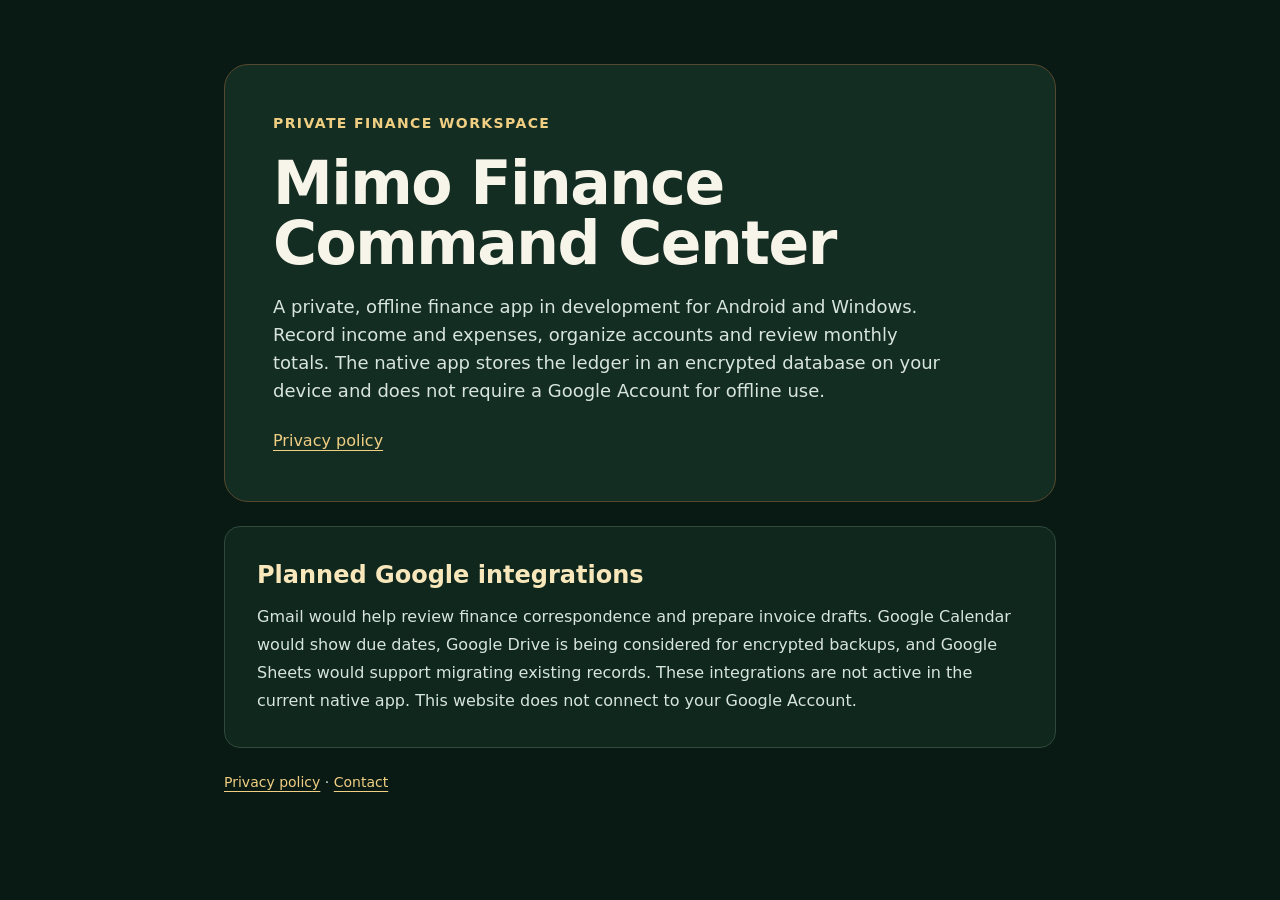
<file: index.html>
<!doctype html>
<html lang="en">
<head>
<meta charset="utf-8">
<meta name="viewport" content="width=device-width, initial-scale=1">
<title>Mimo Finance Command Center</title>
<meta name="description" content="A private, offline finance app in development for Android and Windows. Record income and expenses, organize accounts and review monthly totals.">
<link rel="canonical" href="https://mimodxb.github.io/mimo-finance-public/">
<meta property="og:type" content="website">
<meta property="og:title" content="Mimo Finance Command Center">
<meta property="og:description" content="A private, offline finance app in development for Android and Windows. Record income and expenses, organize accounts and review monthly totals.">
<meta property="og:url" content="https://mimodxb.github.io/mimo-finance-public/">
<link rel="stylesheet" href="./site.css">
</head>
<body>
<main class="min-h-screen bg-[#091a14] text-[#f7f4e9]">
<div class="mx-auto max-w-4xl space-y-6 px-4 py-10 sm:px-8 sm:py-16">
<header class="rounded-3xl border border-[#55492d] bg-[#142d23] p-6 sm:p-12">
<p class="mb-5 text-sm font-semibold tracking-widest text-[#f0ce82] uppercase">Private finance workspace</p>
<h1 class="max-w-2xl text-4xl font-semibold tracking-tight sm:text-6xl">Mimo Finance Command Center</h1>
<p class="mt-5 max-w-2xl text-lg leading-7 text-[#d7e5dc]">A private, offline finance app in development for Android and Windows. Record income and expenses, organize accounts and review monthly totals. The native app stores the ledger in an encrypted database on your device and does not require a Google Account for offline use.</p>
<p class="mt-6"><a class="rounded-md text-[#f0ce82] underline underline-offset-4 hover:text-white focus-visible:outline focus-visible:outline-2 focus-visible:outline-offset-4" href="https://mimodxb.github.io/mimo-finance-public/privacy-policy/">Privacy policy</a></p>
</header>
<section class="rounded-2xl border border-[#2f493c] bg-[#10271e] p-6 sm:p-8" aria-labelledby="google-features">
<h2 class="mb-3 text-2xl font-semibold text-[#f7e7ba]" id="google-features">Planned Google integrations</h2>
<p class="leading-7 text-[#d7e5dc]">Gmail would help review finance correspondence and prepare invoice drafts. Google Calendar would show due dates, Google Drive is being considered for encrypted backups, and Google Sheets would support migrating existing records. These integrations are not active in the current native app. This website does not connect to your Google Account.</p>
</section>
<footer class="text-sm text-[#d7e5dc]"><a class="rounded-md text-[#f0ce82] underline underline-offset-4 hover:text-white focus-visible:outline focus-visible:outline-2 focus-visible:outline-offset-4" href="https://mimodxb.github.io/mimo-finance-public/privacy-policy/">Privacy policy</a> <span aria-hidden="true">·</span> <a class="rounded-md text-[#f0ce82] underline underline-offset-4 hover:text-white focus-visible:outline focus-visible:outline-2 focus-visible:outline-offset-4" href="mailto:contact@movsummirzazada.com">Contact</a></footer>
</div>
</main>
</body>
</html>
</file>
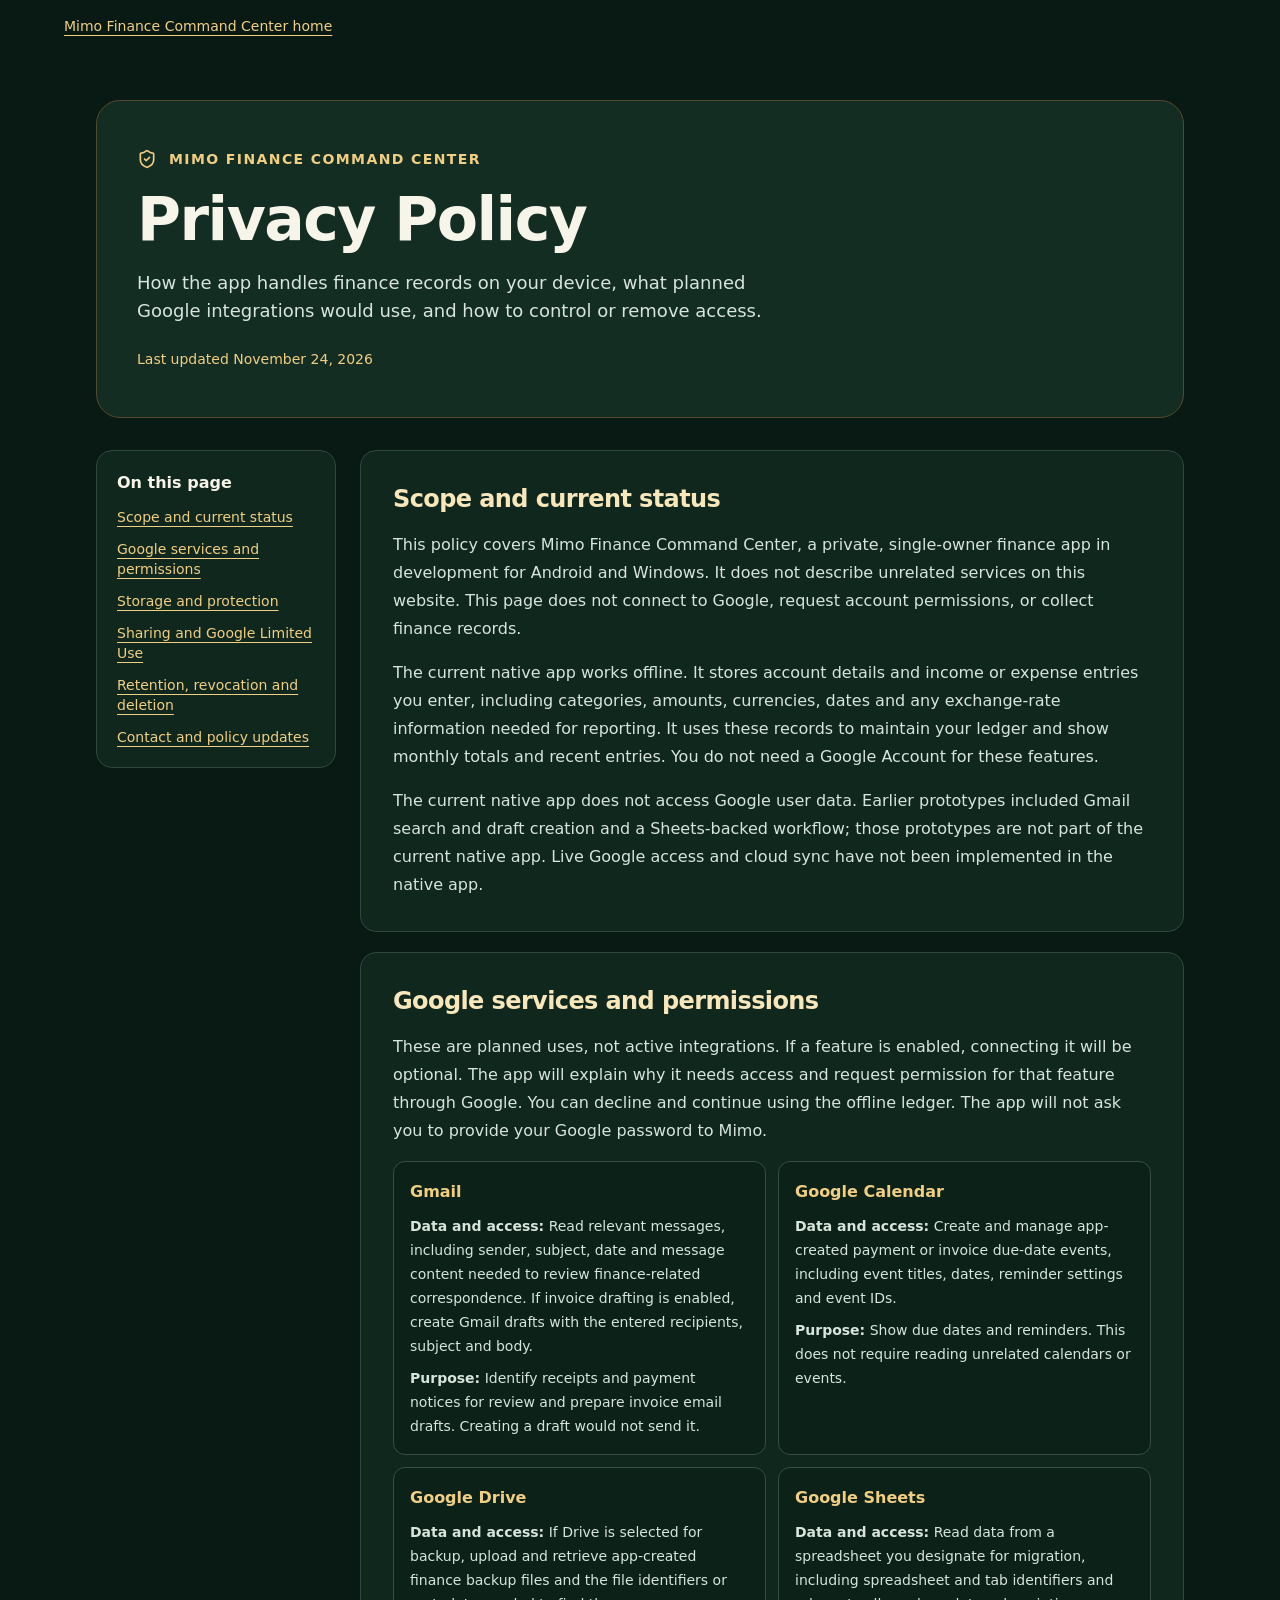
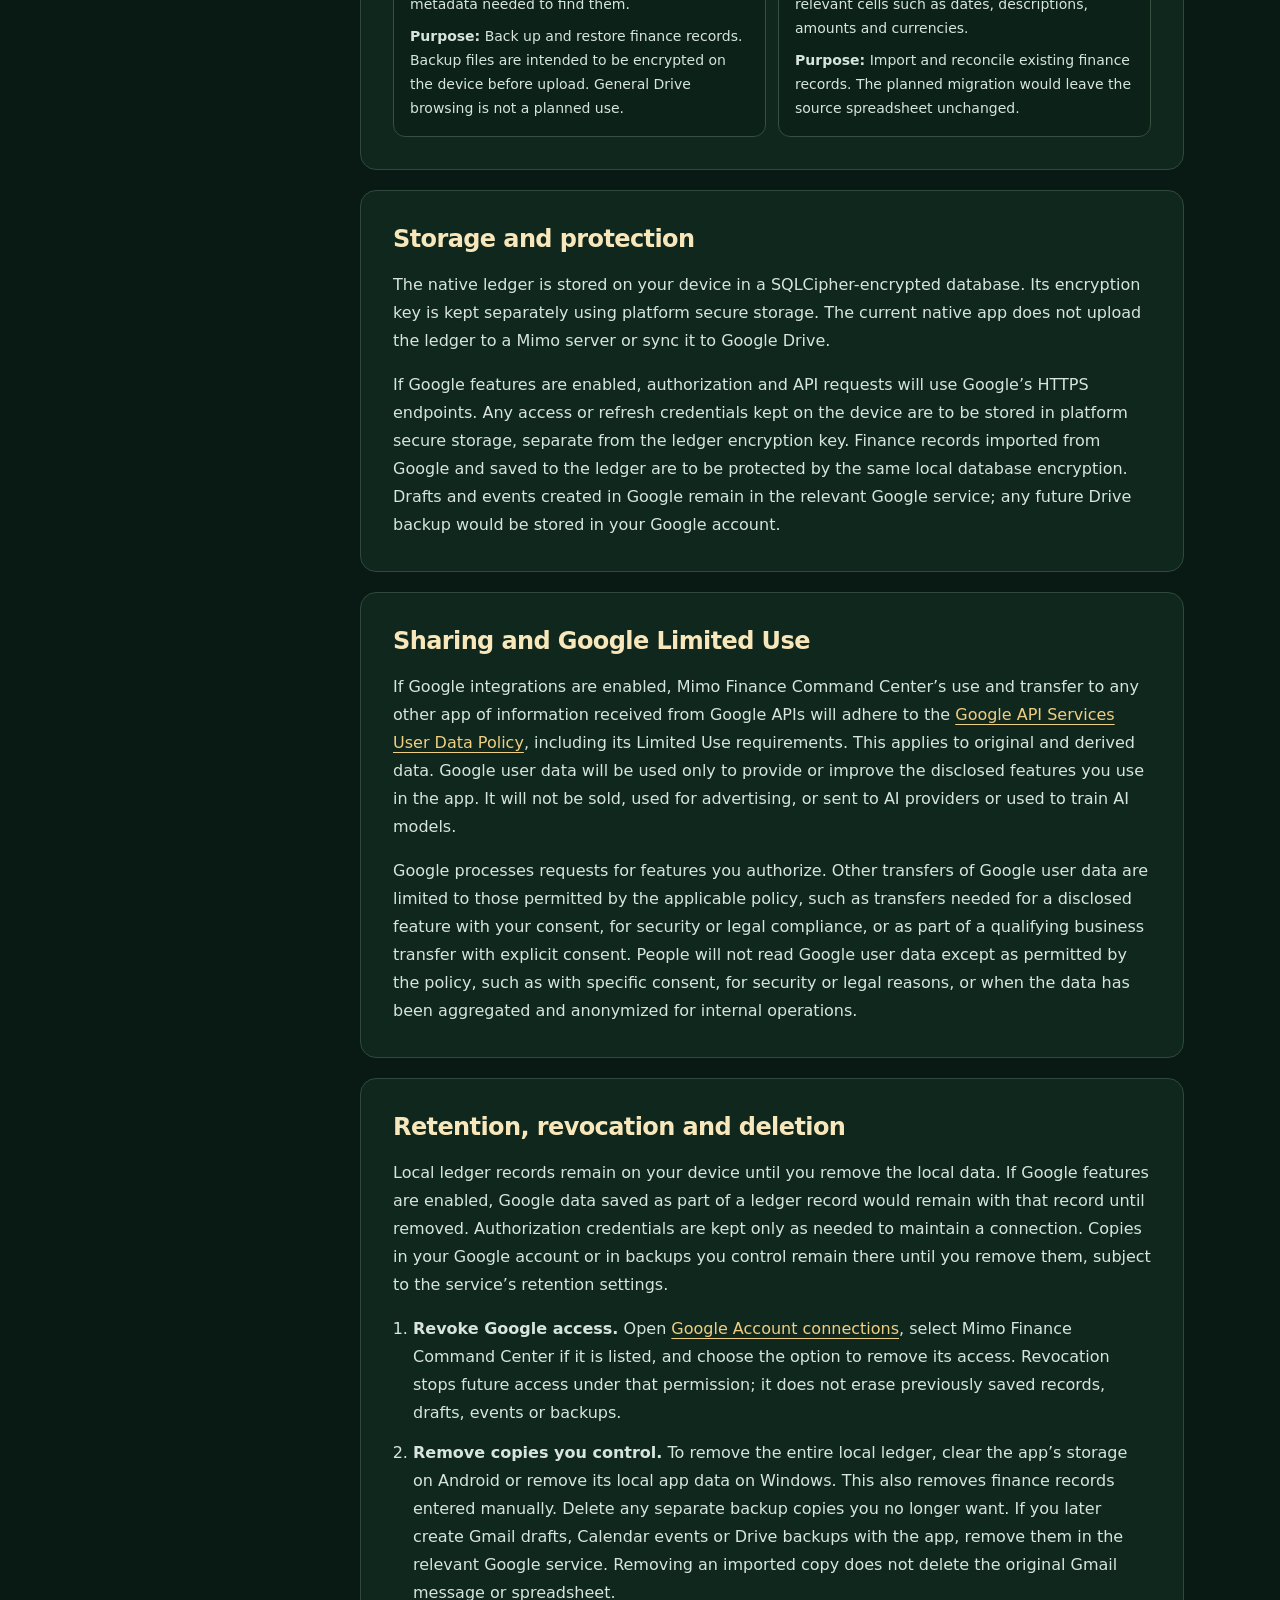
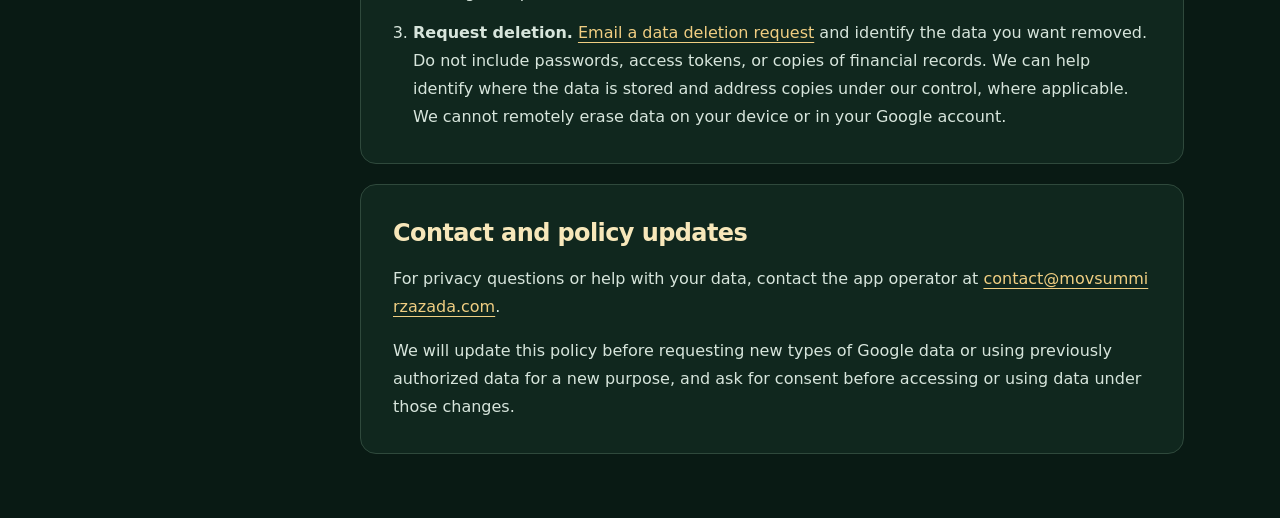
<file: privacy-policy/index.html>
<!doctype html>
<html lang="en">
<head>
<meta charset="utf-8">
<meta name="viewport" content="width=device-width, initial-scale=1">
<title>Privacy Policy | Mimo Finance Command Center</title><meta name="description" content="Learn how Mimo Finance Command Center handles local finance records, what its planned Google integrations would access, and how to revoke access or request deletion."/><link rel="canonical" href="https://mimodxb.github.io/mimo-finance-public/privacy-policy/"/><meta property="og:type" content="website"/><meta property="og:site_name" content="Mimo Finance Command Center"/><meta property="og:title" content="Privacy Policy | Mimo Finance Command Center"/><meta property="og:description" content="Learn how Mimo Finance Command Center handles local finance records, what its planned Google integrations would access, and how to revoke access or request deletion."/><meta property="og:url" content="https://mimodxb.github.io/mimo-finance-public/privacy-policy/"/>
<link rel="stylesheet" href="../site.css">
</head>
<body>
<div class="bg-[#091a14] px-4 pt-4 sm:px-8"><nav aria-label="Site navigation" class="mx-auto max-w-6xl text-sm"><a class="rounded-md text-[#f0ce82] underline underline-offset-4 hover:text-white focus-visible:outline focus-visible:outline-2 focus-visible:outline-offset-4" href="https://mimodxb.github.io/mimo-finance-public/">Mimo Finance Command Center home</a></nav></div>
<main aria-labelledby="mimo-privacy-title" class="min-h-screen bg-[#091a14] text-[#f7f4e9]"><div class="mx-auto max-w-6xl px-4 py-10 sm:px-8 sm:py-16"><header class="rounded-3xl border border-[#55492d] bg-[#142d23] px-6 py-9 sm:px-10 sm:py-12"><p class="mb-5 flex items-center gap-3 text-xs font-semibold uppercase tracking-widest text-[#f0ce82] sm:text-sm"><svg xmlns="http://www.w3.org/2000/svg" width="24" height="24" viewBox="0 0 24 24" fill="none" stroke="currentColor" stroke-width="2" stroke-linecap="round" stroke-linejoin="round" class="lucide lucide-shield-check h-5 w-5 shrink-0" aria-hidden="true"><path d="M20 13c0 5-3.5 7.5-7.66 8.95a1 1 0 0 1-.67-.01C7.5 20.5 4 18 4 13V6a1 1 0 0 1 1-1c2 0 4.5-1.2 6.24-2.72a1.17 1.17 0 0 1 1.52 0C14.51 3.81 17 5 19 5a1 1 0 0 1 1 1z"></path><path d="m9 12 2 2 4-4"></path></svg>Mimo Finance Command Center</p><h1 id="mimo-privacy-title" class="text-4xl font-semibold tracking-tight sm:text-6xl">Privacy Policy</h1><p class="mt-5 max-w-2xl text-base leading-7 text-[#d7e5dc] sm:text-lg">How the app handles finance records on your device, what planned Google integrations would use, and how to control or remove access.</p><p class="mt-6 text-sm text-[#f0ce82]">Last updated <time dateTime="2026-11-24">November 24, 2026</time></p></header><div class="mt-8 grid gap-6 lg:grid-cols-[15rem_minmax(0,1fr)]"><nav aria-labelledby="mimo-privacy-contents" class="self-start rounded-2xl border border-[#2f493c] bg-[#10271e] p-5 lg:sticky lg:top-24"><h2 id="mimo-privacy-contents" class="font-semibold">On this page</h2><ul class="mt-3 space-y-3 text-sm leading-5"><li><a href="#scope" class="rounded-sm font-medium text-[#f0ce82] underline underline-offset-4 hover:text-white focus-visible:outline focus-visible:outline-2 focus-visible:outline-offset-4 focus-visible:outline-[#f0ce82]">Scope and current status</a></li><li><a href="#google-data" class="rounded-sm font-medium text-[#f0ce82] underline underline-offset-4 hover:text-white focus-visible:outline focus-visible:outline-2 focus-visible:outline-offset-4 focus-visible:outline-[#f0ce82]">Google services and permissions</a></li><li><a href="#storage" class="rounded-sm font-medium text-[#f0ce82] underline underline-offset-4 hover:text-white focus-visible:outline focus-visible:outline-2 focus-visible:outline-offset-4 focus-visible:outline-[#f0ce82]">Storage and protection</a></li><li><a href="#limited-use" class="rounded-sm font-medium text-[#f0ce82] underline underline-offset-4 hover:text-white focus-visible:outline focus-visible:outline-2 focus-visible:outline-offset-4 focus-visible:outline-[#f0ce82]">Sharing and Google Limited Use</a></li><li><a href="#choices" class="rounded-sm font-medium text-[#f0ce82] underline underline-offset-4 hover:text-white focus-visible:outline focus-visible:outline-2 focus-visible:outline-offset-4 focus-visible:outline-[#f0ce82]">Retention, revocation and deletion</a></li><li><a href="#contact" class="rounded-sm font-medium text-[#f0ce82] underline underline-offset-4 hover:text-white focus-visible:outline focus-visible:outline-2 focus-visible:outline-offset-4 focus-visible:outline-[#f0ce82]">Contact and policy updates</a></li></ul></nav><div class="min-w-0 space-y-5"><section id="scope" aria-labelledby="scope-heading" class="scroll-mt-24 rounded-2xl border border-[#2f493c] bg-[#10271e] p-5 sm:p-8"><h2 id="scope-heading" class="mb-4 text-xl font-semibold tracking-tight text-[#f7e7ba] sm:text-2xl">Scope and current status</h2><div class="space-y-4 text-base leading-7 text-[#d7e5dc]"><p>This policy covers Mimo Finance Command Center, a private, single-owner finance app in development for Android and Windows. It does not describe unrelated services on this website. This page does not connect to Google, request account permissions, or collect finance records.</p><p>The current native app works offline. It stores account details and income or expense entries you enter, including categories, amounts, currencies, dates and any exchange-rate information needed for reporting. It uses these records to maintain your ledger and show monthly totals and recent entries. You do not need a Google Account for these features.</p><p>The current native app does not access Google user data. Earlier prototypes included Gmail search and draft creation and a Sheets-backed workflow; those prototypes are not part of the current native app. Live Google access and cloud sync have not been implemented in the native app.</p></div></section><section id="google-data" aria-labelledby="google-data-heading" class="scroll-mt-24 rounded-2xl border border-[#2f493c] bg-[#10271e] p-5 sm:p-8"><h2 id="google-data-heading" class="mb-4 text-xl font-semibold tracking-tight text-[#f7e7ba] sm:text-2xl">Google services and permissions</h2><div class="space-y-4 text-base leading-7 text-[#d7e5dc]"><p>These are planned uses, not active integrations. If a feature is enabled, connecting it will be optional. The app will explain why it needs access and request permission for that feature through Google. You can decline and continue using the offline ledger. The app will not ask you to provide your Google password to Mimo.</p><dl class="grid gap-3 sm:grid-cols-2"><div class="rounded-xl border border-[#354f41] bg-[#0c2118] p-4"><dt class="mb-2 font-semibold text-[#f0ce82]">Gmail</dt><dd class="space-y-2 text-sm leading-6"><p><strong>Data and access:</strong> Read relevant messages, including sender, subject, date and message content needed to review finance-related correspondence. If invoice drafting is enabled, create Gmail drafts with the entered recipients, subject and body.</p><p><strong>Purpose:</strong> Identify receipts and payment notices for review and prepare invoice email drafts. Creating a draft would not send it.</p></dd></div><div class="rounded-xl border border-[#354f41] bg-[#0c2118] p-4"><dt class="mb-2 font-semibold text-[#f0ce82]">Google Calendar</dt><dd class="space-y-2 text-sm leading-6"><p><strong>Data and access:</strong> Create and manage app-created payment or invoice due-date events, including event titles, dates, reminder settings and event IDs.</p><p><strong>Purpose:</strong> Show due dates and reminders. This does not require reading unrelated calendars or events.</p></dd></div><div class="rounded-xl border border-[#354f41] bg-[#0c2118] p-4"><dt class="mb-2 font-semibold text-[#f0ce82]">Google Drive</dt><dd class="space-y-2 text-sm leading-6"><p><strong>Data and access:</strong> If Drive is selected for backup, upload and retrieve app-created finance backup files and the file identifiers or metadata needed to find them.</p><p><strong>Purpose:</strong> Back up and restore finance records. Backup files are intended to be encrypted on the device before upload. General Drive browsing is not a planned use.</p></dd></div><div class="rounded-xl border border-[#354f41] bg-[#0c2118] p-4"><dt class="mb-2 font-semibold text-[#f0ce82]">Google Sheets</dt><dd class="space-y-2 text-sm leading-6"><p><strong>Data and access:</strong> Read data from a spreadsheet you designate for migration, including spreadsheet and tab identifiers and relevant cells such as dates, descriptions, amounts and currencies.</p><p><strong>Purpose:</strong> Import and reconcile existing finance records. The planned migration would leave the source spreadsheet unchanged.</p></dd></div></dl></div></section><section id="storage" aria-labelledby="storage-heading" class="scroll-mt-24 rounded-2xl border border-[#2f493c] bg-[#10271e] p-5 sm:p-8"><h2 id="storage-heading" class="mb-4 text-xl font-semibold tracking-tight text-[#f7e7ba] sm:text-2xl">Storage and protection</h2><div class="space-y-4 text-base leading-7 text-[#d7e5dc]"><p>The native ledger is stored on your device in a SQLCipher-encrypted database. Its encryption key is kept separately using platform secure storage. The current native app does not upload the ledger to a Mimo server or sync it to Google Drive.</p><p>If Google features are enabled, authorization and API requests will use Google’s HTTPS endpoints. Any access or refresh credentials kept on the device are to be stored in platform secure storage, separate from the ledger encryption key. Finance records imported from Google and saved to the ledger are to be protected by the same local database encryption. Drafts and events created in Google remain in the relevant Google service; any future Drive backup would be stored in your Google account.</p></div></section><section id="limited-use" aria-labelledby="limited-use-heading" class="scroll-mt-24 rounded-2xl border border-[#2f493c] bg-[#10271e] p-5 sm:p-8"><h2 id="limited-use-heading" class="mb-4 text-xl font-semibold tracking-tight text-[#f7e7ba] sm:text-2xl">Sharing and Google Limited Use</h2><div class="space-y-4 text-base leading-7 text-[#d7e5dc]"><p>If Google integrations are enabled, Mimo Finance Command Center’s use and transfer to any other app of information received from Google APIs will adhere to the <a class="rounded-sm font-medium text-[#f0ce82] underline underline-offset-4 hover:text-white focus-visible:outline focus-visible:outline-2 focus-visible:outline-offset-4 focus-visible:outline-[#f0ce82]" href="https://developers.google.com/terms/api-services-user-data-policy">Google API Services User Data Policy</a>, including its Limited Use requirements. This applies to original and derived data. Google user data will be used only to provide or improve the disclosed features you use in the app. It will not be sold, used for advertising, or sent to AI providers or used to train AI models.</p><p>Google processes requests for features you authorize. Other transfers of Google user data are limited to those permitted by the applicable policy, such as transfers needed for a disclosed feature with your consent, for security or legal compliance, or as part of a qualifying business transfer with explicit consent. People will not read Google user data except as permitted by the policy, such as with specific consent, for security or legal reasons, or when the data has been aggregated and anonymized for internal operations.</p></div></section><section id="choices" aria-labelledby="choices-heading" class="scroll-mt-24 rounded-2xl border border-[#2f493c] bg-[#10271e] p-5 sm:p-8"><h2 id="choices-heading" class="mb-4 text-xl font-semibold tracking-tight text-[#f7e7ba] sm:text-2xl">Retention, revocation and deletion</h2><div class="space-y-4 text-base leading-7 text-[#d7e5dc]"><p>Local ledger records remain on your device until you remove the local data. If Google features are enabled, Google data saved as part of a ledger record would remain with that record until removed. Authorization credentials are kept only as needed to maintain a connection. Copies in your Google account or in backups you control remain there until you remove them, subject to the service’s retention settings.</p><ol class="list-decimal space-y-3 pl-5"><li><strong>Revoke Google access.</strong> Open <a class="rounded-sm font-medium text-[#f0ce82] underline underline-offset-4 hover:text-white focus-visible:outline focus-visible:outline-2 focus-visible:outline-offset-4 focus-visible:outline-[#f0ce82]" href="https://myaccount.google.com/connections">Google Account connections</a>, select Mimo Finance Command Center if it is listed, and choose the option to remove its access. Revocation stops future access under that permission; it does not erase previously saved records, drafts, events or backups.</li><li><strong>Remove copies you control.</strong> To remove the entire local ledger, clear the app’s storage on Android or remove its local app data on Windows. This also removes finance records entered manually. Delete any separate backup copies you no longer want. If you later create Gmail drafts, Calendar events or Drive backups with the app, remove them in the relevant Google service. Removing an imported copy does not delete the original Gmail message or spreadsheet.</li><li><strong>Request deletion.</strong> <a class="rounded-sm font-medium text-[#f0ce82] underline underline-offset-4 hover:text-white focus-visible:outline focus-visible:outline-2 focus-visible:outline-offset-4 focus-visible:outline-[#f0ce82]" href="mailto:contact@movsummirzazada.com?subject=Mimo%20Finance%20Command%20Center%20%E2%80%94%20Data%20deletion%20request">Email a data deletion request</a> and identify the data you want removed. Do not include passwords, access tokens, or copies of financial records. We can help identify where the data is stored and address copies under our control, where applicable. We cannot remotely erase data on your device or in your Google account.</li></ol></div></section><section id="contact" aria-labelledby="contact-heading" class="scroll-mt-24 rounded-2xl border border-[#2f493c] bg-[#10271e] p-5 sm:p-8"><h2 id="contact-heading" class="mb-4 text-xl font-semibold tracking-tight text-[#f7e7ba] sm:text-2xl">Contact and policy updates</h2><div class="space-y-4 text-base leading-7 text-[#d7e5dc]"><p>For privacy questions or help with your data, contact the app operator at <a class="rounded-sm font-medium text-[#f0ce82] underline underline-offset-4 hover:text-white focus-visible:outline focus-visible:outline-2 focus-visible:outline-offset-4 focus-visible:outline-[#f0ce82] break-all" href="mailto:contact@movsummirzazada.com">contact@movsummirzazada.com</a>.</p><p>We will update this policy before requesting new types of Google data or using previously authorized data for a new purpose, and ask for consent before accessing or using data under those changes.</p></div></section></div></div></div></main>
</body>
</html>
</file>
<file: site.css>
/*! tailwindcss v4.1.14 | MIT License | https://tailwindcss.com */
@layer properties;
@layer theme, base, components, utilities;
@layer theme {
  :root, :host {
    --font-sans: ui-sans-serif, system-ui, sans-serif, "Apple Color Emoji",
      "Segoe UI Emoji", "Segoe UI Symbol", "Noto Color Emoji";
    --font-mono: ui-monospace, SFMono-Regular, Menlo, Monaco, Consolas, "Liberation Mono",
      "Courier New", monospace;
    --color-white: #fff;
    --spacing: 0.25rem;
    --container-2xl: 42rem;
    --container-4xl: 56rem;
    --container-6xl: 72rem;
    --text-xs: 0.75rem;
    --text-xs--line-height: calc(1 / 0.75);
    --text-sm: 0.875rem;
    --text-sm--line-height: calc(1.25 / 0.875);
    --text-base: 1rem;
    --text-base--line-height: calc(1.5 / 1);
    --text-lg: 1.125rem;
    --text-lg--line-height: calc(1.75 / 1.125);
    --text-xl: 1.25rem;
    --text-xl--line-height: calc(1.75 / 1.25);
    --text-2xl: 1.5rem;
    --text-2xl--line-height: calc(2 / 1.5);
    --text-4xl: 2.25rem;
    --text-4xl--line-height: calc(2.5 / 2.25);
    --text-6xl: 3.75rem;
    --text-6xl--line-height: 1;
    --font-weight-medium: 500;
    --font-weight-semibold: 600;
    --tracking-tight: -0.025em;
    --tracking-widest: 0.1em;
    --radius-sm: 0.25rem;
    --radius-md: 0.375rem;
    --radius-xl: 0.75rem;
    --radius-2xl: 1rem;
    --radius-3xl: 1.5rem;
    --default-font-family: var(--font-sans);
    --default-mono-font-family: var(--font-mono);
  }
}
@layer base {
  *, ::after, ::before, ::backdrop, ::file-selector-button {
    box-sizing: border-box;
    margin: 0;
    padding: 0;
    border: 0 solid;
  }
  html, :host {
    line-height: 1.5;
    -webkit-text-size-adjust: 100%;
    tab-size: 4;
    font-family: var(--default-font-family, ui-sans-serif, system-ui, sans-serif, "Apple Color Emoji", "Segoe UI Emoji", "Segoe UI Symbol", "Noto Color Emoji");
    font-feature-settings: var(--default-font-feature-settings, normal);
    font-variation-settings: var(--default-font-variation-settings, normal);
    -webkit-tap-highlight-color: transparent;
  }
  hr {
    height: 0;
    color: inherit;
    border-top-width: 1px;
  }
  abbr:where([title]) {
    -webkit-text-decoration: underline dotted;
    text-decoration: underline dotted;
  }
  h1, h2, h3, h4, h5, h6 {
    font-size: inherit;
    font-weight: inherit;
  }
  a {
    color: inherit;
    -webkit-text-decoration: inherit;
    text-decoration: inherit;
  }
  b, strong {
    font-weight: bolder;
  }
  code, kbd, samp, pre {
    font-family: var(--default-mono-font-family, ui-monospace, SFMono-Regular, Menlo, Monaco, Consolas, "Liberation Mono", "Courier New", monospace);
    font-feature-settings: var(--default-mono-font-feature-settings, normal);
    font-variation-settings: var(--default-mono-font-variation-settings, normal);
    font-size: 1em;
  }
  small {
    font-size: 80%;
  }
  sub, sup {
    font-size: 75%;
    line-height: 0;
    position: relative;
    vertical-align: baseline;
  }
  sub {
    bottom: -0.25em;
  }
  sup {
    top: -0.5em;
  }
  table {
    text-indent: 0;
    border-color: inherit;
    border-collapse: collapse;
  }
  :-moz-focusring {
    outline: auto;
  }
  progress {
    vertical-align: baseline;
  }
  summary {
    display: list-item;
  }
  ol, ul, menu {
    list-style: none;
  }
  img, svg, video, canvas, audio, iframe, embed, object {
    display: block;
    vertical-align: middle;
  }
  img, video {
    max-width: 100%;
    height: auto;
  }
  button, input, select, optgroup, textarea, ::file-selector-button {
    font: inherit;
    font-feature-settings: inherit;
    font-variation-settings: inherit;
    letter-spacing: inherit;
    color: inherit;
    border-radius: 0;
    background-color: transparent;
    opacity: 1;
  }
  :where(select:is([multiple], [size])) optgroup {
    font-weight: bolder;
  }
  :where(select:is([multiple], [size])) optgroup option {
    padding-inline-start: 20px;
  }
  ::file-selector-button {
    margin-inline-end: 4px;
  }
  ::placeholder {
    opacity: 1;
  }
  @supports (not (-webkit-appearance: -apple-pay-button))  or (contain-intrinsic-size: 1px) {
    ::placeholder {
      color: currentcolor;
      @supports (color: color-mix(in lab, red, red)) {
        color: color-mix(in oklab, currentcolor 50%, transparent);
      }
    }
  }
  textarea {
    resize: vertical;
  }
  ::-webkit-search-decoration {
    -webkit-appearance: none;
  }
  ::-webkit-date-and-time-value {
    min-height: 1lh;
    text-align: inherit;
  }
  ::-webkit-datetime-edit {
    display: inline-flex;
  }
  ::-webkit-datetime-edit-fields-wrapper {
    padding: 0;
  }
  ::-webkit-datetime-edit, ::-webkit-datetime-edit-year-field, ::-webkit-datetime-edit-month-field, ::-webkit-datetime-edit-day-field, ::-webkit-datetime-edit-hour-field, ::-webkit-datetime-edit-minute-field, ::-webkit-datetime-edit-second-field, ::-webkit-datetime-edit-millisecond-field, ::-webkit-datetime-edit-meridiem-field {
    padding-block: 0;
  }
  ::-webkit-calendar-picker-indicator {
    line-height: 1;
  }
  :-moz-ui-invalid {
    box-shadow: none;
  }
  button, input:where([type="button"], [type="reset"], [type="submit"]), ::file-selector-button {
    appearance: button;
  }
  ::-webkit-inner-spin-button, ::-webkit-outer-spin-button {
    height: auto;
  }
  [hidden]:where(:not([hidden="until-found"])) {
    display: none !important;
  }
}
@layer utilities {
  .mx-auto {
    margin-inline: auto;
  }
  .mt-3 {
    margin-top: calc(var(--spacing) * 3);
  }
  .mt-5 {
    margin-top: calc(var(--spacing) * 5);
  }
  .mt-6 {
    margin-top: calc(var(--spacing) * 6);
  }
  .mt-8 {
    margin-top: calc(var(--spacing) * 8);
  }
  .mb-2 {
    margin-bottom: calc(var(--spacing) * 2);
  }
  .mb-3 {
    margin-bottom: calc(var(--spacing) * 3);
  }
  .mb-4 {
    margin-bottom: calc(var(--spacing) * 4);
  }
  .mb-5 {
    margin-bottom: calc(var(--spacing) * 5);
  }
  .flex {
    display: flex;
  }
  .grid {
    display: grid;
  }
  .h-5 {
    height: calc(var(--spacing) * 5);
  }
  .min-h-screen {
    min-height: 100vh;
  }
  .w-5 {
    width: calc(var(--spacing) * 5);
  }
  .max-w-2xl {
    max-width: var(--container-2xl);
  }
  .max-w-4xl {
    max-width: var(--container-4xl);
  }
  .max-w-6xl {
    max-width: var(--container-6xl);
  }
  .min-w-0 {
    min-width: calc(var(--spacing) * 0);
  }
  .shrink-0 {
    flex-shrink: 0;
  }
  .scroll-mt-24 {
    scroll-margin-top: calc(var(--spacing) * 24);
  }
  .list-decimal {
    list-style-type: decimal;
  }
  .items-center {
    align-items: center;
  }
  .gap-3 {
    gap: calc(var(--spacing) * 3);
  }
  .gap-6 {
    gap: calc(var(--spacing) * 6);
  }
  .space-y-2 {
    :where(& > :not(:last-child)) {
      --tw-space-y-reverse: 0;
      margin-block-start: calc(calc(var(--spacing) * 2) * var(--tw-space-y-reverse));
      margin-block-end: calc(calc(var(--spacing) * 2) * calc(1 - var(--tw-space-y-reverse)));
    }
  }
  .space-y-3 {
    :where(& > :not(:last-child)) {
      --tw-space-y-reverse: 0;
      margin-block-start: calc(calc(var(--spacing) * 3) * var(--tw-space-y-reverse));
      margin-block-end: calc(calc(var(--spacing) * 3) * calc(1 - var(--tw-space-y-reverse)));
    }
  }
  .space-y-4 {
    :where(& > :not(:last-child)) {
      --tw-space-y-reverse: 0;
      margin-block-start: calc(calc(var(--spacing) * 4) * var(--tw-space-y-reverse));
      margin-block-end: calc(calc(var(--spacing) * 4) * calc(1 - var(--tw-space-y-reverse)));
    }
  }
  .space-y-5 {
    :where(& > :not(:last-child)) {
      --tw-space-y-reverse: 0;
      margin-block-start: calc(calc(var(--spacing) * 5) * var(--tw-space-y-reverse));
      margin-block-end: calc(calc(var(--spacing) * 5) * calc(1 - var(--tw-space-y-reverse)));
    }
  }
  .space-y-6 {
    :where(& > :not(:last-child)) {
      --tw-space-y-reverse: 0;
      margin-block-start: calc(calc(var(--spacing) * 6) * var(--tw-space-y-reverse));
      margin-block-end: calc(calc(var(--spacing) * 6) * calc(1 - var(--tw-space-y-reverse)));
    }
  }
  .self-start {
    align-self: flex-start;
  }
  .rounded-2xl {
    border-radius: var(--radius-2xl);
  }
  .rounded-3xl {
    border-radius: var(--radius-3xl);
  }
  .rounded-md {
    border-radius: var(--radius-md);
  }
  .rounded-sm {
    border-radius: var(--radius-sm);
  }
  .rounded-xl {
    border-radius: var(--radius-xl);
  }
  .border {
    border-style: var(--tw-border-style);
    border-width: 1px;
  }
  .border-\[\#2f493c\] {
    border-color: #2f493c;
  }
  .border-\[\#354f41\] {
    border-color: #354f41;
  }
  .border-\[\#55492d\] {
    border-color: #55492d;
  }
  .bg-\[\#0c2118\] {
    background-color: #0c2118;
  }
  .bg-\[\#091a14\] {
    background-color: #091a14;
  }
  .bg-\[\#142d23\] {
    background-color: #142d23;
  }
  .bg-\[\#10271e\] {
    background-color: #10271e;
  }
  .p-4 {
    padding: calc(var(--spacing) * 4);
  }
  .p-5 {
    padding: calc(var(--spacing) * 5);
  }
  .p-6 {
    padding: calc(var(--spacing) * 6);
  }
  .px-4 {
    padding-inline: calc(var(--spacing) * 4);
  }
  .px-6 {
    padding-inline: calc(var(--spacing) * 6);
  }
  .py-9 {
    padding-block: calc(var(--spacing) * 9);
  }
  .py-10 {
    padding-block: calc(var(--spacing) * 10);
  }
  .pt-4 {
    padding-top: calc(var(--spacing) * 4);
  }
  .pl-5 {
    padding-left: calc(var(--spacing) * 5);
  }
  .text-2xl {
    font-size: var(--text-2xl);
    line-height: var(--tw-leading, var(--text-2xl--line-height));
  }
  .text-4xl {
    font-size: var(--text-4xl);
    line-height: var(--tw-leading, var(--text-4xl--line-height));
  }
  .text-base {
    font-size: var(--text-base);
    line-height: var(--tw-leading, var(--text-base--line-height));
  }
  .text-lg {
    font-size: var(--text-lg);
    line-height: var(--tw-leading, var(--text-lg--line-height));
  }
  .text-sm {
    font-size: var(--text-sm);
    line-height: var(--tw-leading, var(--text-sm--line-height));
  }
  .text-xl {
    font-size: var(--text-xl);
    line-height: var(--tw-leading, var(--text-xl--line-height));
  }
  .text-xs {
    font-size: var(--text-xs);
    line-height: var(--tw-leading, var(--text-xs--line-height));
  }
  .leading-5 {
    --tw-leading: calc(var(--spacing) * 5);
    line-height: calc(var(--spacing) * 5);
  }
  .leading-6 {
    --tw-leading: calc(var(--spacing) * 6);
    line-height: calc(var(--spacing) * 6);
  }
  .leading-7 {
    --tw-leading: calc(var(--spacing) * 7);
    line-height: calc(var(--spacing) * 7);
  }
  .font-medium {
    --tw-font-weight: var(--font-weight-medium);
    font-weight: var(--font-weight-medium);
  }
  .font-semibold {
    --tw-font-weight: var(--font-weight-semibold);
    font-weight: var(--font-weight-semibold);
  }
  .tracking-tight {
    --tw-tracking: var(--tracking-tight);
    letter-spacing: var(--tracking-tight);
  }
  .tracking-widest {
    --tw-tracking: var(--tracking-widest);
    letter-spacing: var(--tracking-widest);
  }
  .break-all {
    word-break: break-all;
  }
  .text-\[\#d7e5dc\] {
    color: #d7e5dc;
  }
  .text-\[\#f0ce82\] {
    color: #f0ce82;
  }
  .text-\[\#f7e7ba\] {
    color: #f7e7ba;
  }
  .text-\[\#f7f4e9\] {
    color: #f7f4e9;
  }
  .uppercase {
    text-transform: uppercase;
  }
  .underline {
    text-decoration-line: underline;
  }
  .underline-offset-4 {
    text-underline-offset: 4px;
  }
  .hover\:text-white {
    &:hover {
      @media (hover: hover) {
        color: var(--color-white);
      }
    }
  }
  .focus-visible\:outline {
    &:focus-visible {
      outline-style: var(--tw-outline-style);
      outline-width: 1px;
    }
  }
  .focus-visible\:outline-2 {
    &:focus-visible {
      outline-style: var(--tw-outline-style);
      outline-width: 2px;
    }
  }
  .focus-visible\:outline-offset-4 {
    &:focus-visible {
      outline-offset: 4px;
    }
  }
  .focus-visible\:outline-\[\#f0ce82\] {
    &:focus-visible {
      outline-color: #f0ce82;
    }
  }
  .sm\:grid-cols-2 {
    @media (width >= 40rem) {
      grid-template-columns: repeat(2, minmax(0, 1fr));
    }
  }
  .sm\:p-8 {
    @media (width >= 40rem) {
      padding: calc(var(--spacing) * 8);
    }
  }
  .sm\:p-12 {
    @media (width >= 40rem) {
      padding: calc(var(--spacing) * 12);
    }
  }
  .sm\:px-8 {
    @media (width >= 40rem) {
      padding-inline: calc(var(--spacing) * 8);
    }
  }
  .sm\:px-10 {
    @media (width >= 40rem) {
      padding-inline: calc(var(--spacing) * 10);
    }
  }
  .sm\:py-12 {
    @media (width >= 40rem) {
      padding-block: calc(var(--spacing) * 12);
    }
  }
  .sm\:py-16 {
    @media (width >= 40rem) {
      padding-block: calc(var(--spacing) * 16);
    }
  }
  .sm\:text-2xl {
    @media (width >= 40rem) {
      font-size: var(--text-2xl);
      line-height: var(--tw-leading, var(--text-2xl--line-height));
    }
  }
  .sm\:text-6xl {
    @media (width >= 40rem) {
      font-size: var(--text-6xl);
      line-height: var(--tw-leading, var(--text-6xl--line-height));
    }
  }
  .sm\:text-lg {
    @media (width >= 40rem) {
      font-size: var(--text-lg);
      line-height: var(--tw-leading, var(--text-lg--line-height));
    }
  }
  .sm\:text-sm {
    @media (width >= 40rem) {
      font-size: var(--text-sm);
      line-height: var(--tw-leading, var(--text-sm--line-height));
    }
  }
  .lg\:sticky {
    @media (width >= 64rem) {
      position: sticky;
    }
  }
  .lg\:top-24 {
    @media (width >= 64rem) {
      top: calc(var(--spacing) * 24);
    }
  }
  .lg\:grid-cols-\[15rem_minmax\(0\,1fr\)\] {
    @media (width >= 64rem) {
      grid-template-columns: 15rem minmax(0,1fr);
    }
  }
}
@property --tw-space-y-reverse {
  syntax: "*";
  inherits: false;
  initial-value: 0;
}
@property --tw-border-style {
  syntax: "*";
  inherits: false;
  initial-value: solid;
}
@property --tw-leading {
  syntax: "*";
  inherits: false;
}
@property --tw-font-weight {
  syntax: "*";
  inherits: false;
}
@property --tw-tracking {
  syntax: "*";
  inherits: false;
}
@property --tw-outline-style {
  syntax: "*";
  inherits: false;
  initial-value: solid;
}
@layer properties {
  @supports ((-webkit-hyphens: none) and (not (margin-trim: inline))) or ((-moz-orient: inline) and (not (color:rgb(from red r g b)))) {
    *, ::before, ::after, ::backdrop {
      --tw-space-y-reverse: 0;
      --tw-border-style: solid;
      --tw-leading: initial;
      --tw-font-weight: initial;
      --tw-tracking: initial;
      --tw-outline-style: solid;
    }
  }
}
</file>
